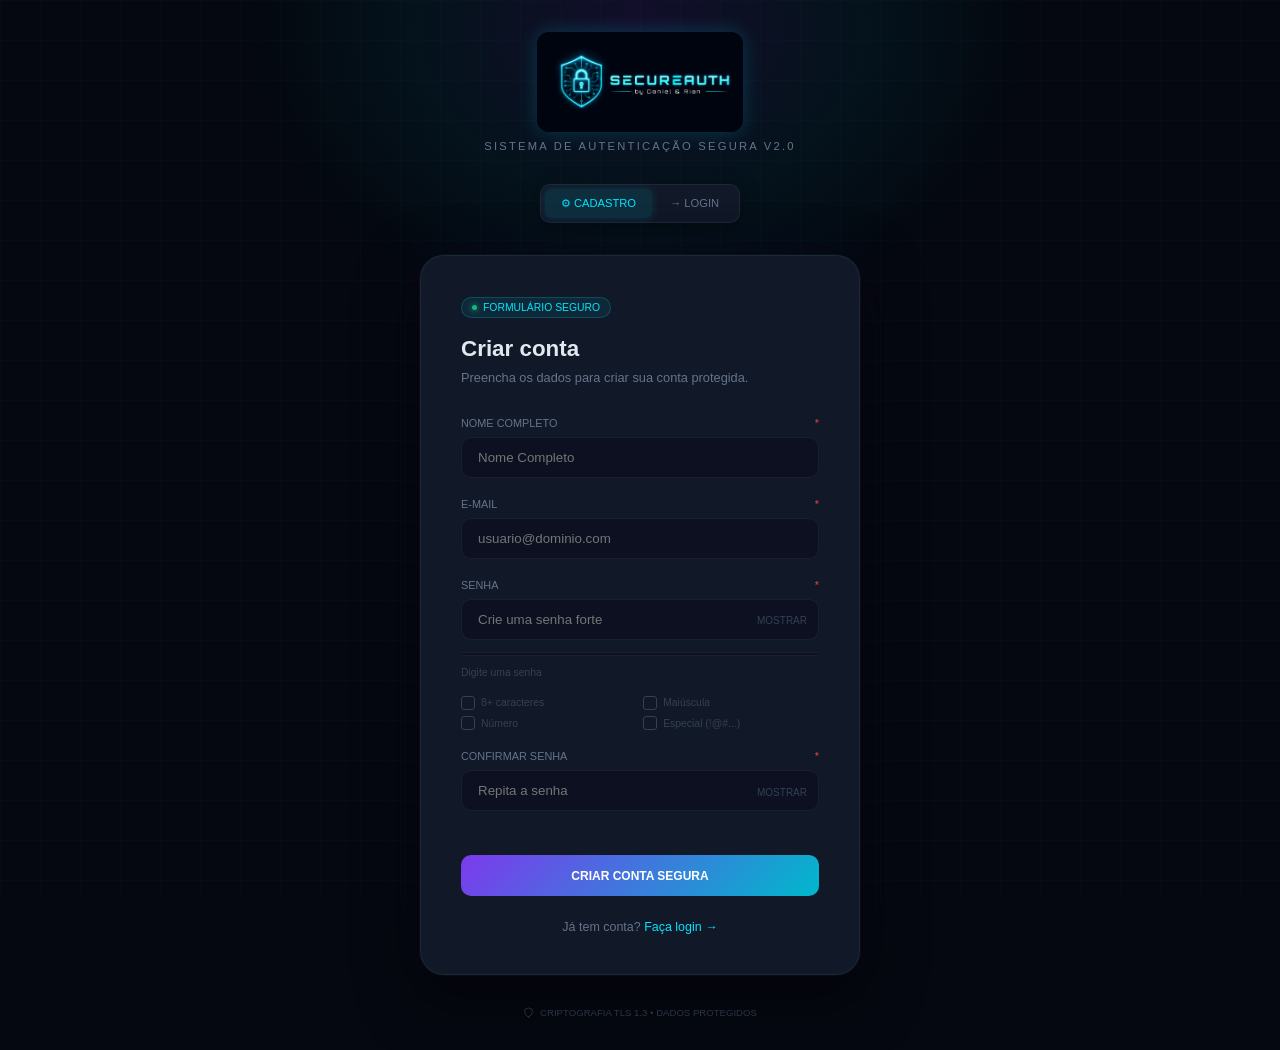
<file: index.html>
<!DOCTYPE html>
<html lang="pt-BR">

<head>
  <meta charset="UTF-8" />
  <meta name="viewport" content="width=device-width, initial-scale=1.0" />
  <title>SecureAuth — Sistema de Autenticação</title>

  <link rel="stylesheet" href="assets/css/1-base.css" />
  <link rel="stylesheet" href="assets/css/2-layout.css" />
  <link rel="stylesheet" href="assets/css/3-components.css" />
</head>
<body>

  <div class="app-wrapper">

    <header class="app-header">
      <div class="app-logo">
        <img src="assets/img/logo.png" alt="Logo SecureAuth"
          style="max-height: 100px; width: auto; object-fit: contain; border-radius: 12px; box-shadow: 0 0 20px rgba(0, 229, 255, 0.2);" />
      </div>
      <p class="logo-tagline">Sistema de Autenticação Segura v2.0</p>
    </header>

    <nav class="nav-tabs" role="tablist">
      <button class="nav-tab active" data-tab="cadastro" role="tab">&#x2699; CADASTRO</button>
      <button class="nav-tab" data-tab="login" role="tab">&#x2192; LOGIN</button>
    </nav>

    <div class="form-card" role="main">

      <div id="tela-cadastro" class="tela ativa">
        <div class="form-header">
          <div class="form-badge"><span class="badge-dot"></span> FORMULÁRIO SEGURO</div>
          <h1 class="form-title">Criar conta</h1>
          <p class="form-subtitle">Preencha os dados para criar sua conta protegida.</p>
        </div>

        <div id="cadastro-alert" class="alert"></div>

        <form id="form-cadastro" novalidate>
          <div class="field-group">
            <label class="field-label" for="cad-nome">NOME COMPLETO <span>*</span></label>
            <div class="field-wrapper">
              <input id="cad-nome" class="field-input" type="text" placeholder="Nome Completo" required />
            </div>
          </div>

          <div class="field-group">
            <label class="field-label" for="cad-email">E-MAIL <span>*</span></label>
            <div class="field-wrapper">
              <input id="cad-email" class="field-input" type="email" placeholder="usuario@dominio.com" required />
            </div>
          </div>

          <div class="field-group">
            <label class="field-label" for="cad-senha">SENHA <span>*</span></label>
            <div class="field-wrapper">
              <input id="cad-senha" class="field-input" type="password" placeholder="Crie uma senha forte" required />
              <button type="button" class="toggle-password">
                <span style="font-size:10px; color:var(--text-muted);">MOSTRAR</span>
              </button>
            </div>

            <div class="strength-meter" id="strength-container">
              <div class="strength-bar-track">
                <div class="strength-bar-fill" id="strength-bar"></div>
              </div>
              <span class="strength-label" id="strength-label">Digite uma senha</span>
            </div>

            <ul class="req-list">
              <li class="req-item" id="req-len"><span class="req-icon"><svg viewBox="0 0 12 12" stroke-width="2"
                    stroke-linecap="round" stroke-linejoin="round">
                    <polyline points="2,6 5,9 10,3" />
                  </svg></span> 8+ caracteres</li>
              <li class="req-item" id="req-upper"><span class="req-icon"><svg viewBox="0 0 12 12" stroke-width="2"
                    stroke-linecap="round" stroke-linejoin="round">
                    <polyline points="2,6 5,9 10,3" />
                  </svg></span> Maiúscula</li>
              <li class="req-item" id="req-number"><span class="req-icon"><svg viewBox="0 0 12 12" stroke-width="2"
                    stroke-linecap="round" stroke-linejoin="round">
                    <polyline points="2,6 5,9 10,3" />
                  </svg></span> Número</li>
              <li class="req-item" id="req-special"><span class="req-icon"><svg viewBox="0 0 12 12" stroke-width="2"
                    stroke-linecap="round" stroke-linejoin="round">
                    <polyline points="2,6 5,9 10,3" />
                  </svg></span> Especial (!@#...)</li>
            </ul>
          </div>

          <div class="field-group">
            <label class="field-label" for="cad-confirma">CONFIRMAR SENHA <span>*</span></label>
            <div class="field-wrapper">
              <input id="cad-confirma" class="field-input" type="password" placeholder="Repita a senha" required />
              <button type="button" class="toggle-password">
                <span style="font-size:10px; color:var(--text-muted);">MOSTRAR</span>
              </button>
            </div>
          </div>

          <button type="submit" class="btn-primary" id="btn-cadastrar">CRIAR CONTA SEGURA</button>
        </form>
        <p class="switch-link">Já tem conta? <a>Faça login &rarr;</a></p>
      </div>

      <div id="tela-login" class="tela">
        <div class="form-header">
          <div class="form-badge"><span class="badge-dot"></span> ACESSO PROTEGIDO</div>
          <h1 class="form-title">Entrar na conta</h1>
          <p class="form-subtitle">Digite suas credenciais para acessar o sistema.</p>
        </div>

        <div id="login-alert" class="alert"></div>

        <form id="form-login" novalidate>
          <div class="field-group">
            <label class="field-label" for="login-email">E-MAIL</label>
            <div class="field-wrapper">
              <input id="login-email" class="field-input" type="email" placeholder="usuario@dominio.com" required />
            </div>
          </div>

          <div class="field-group">
            <label class="field-label" for="login-senha">SENHA</label>
            <div class="field-wrapper">
              <input id="login-senha" class="field-input" type="password" placeholder="Sua senha" required />
              <button type="button" class="toggle-password">
                <span style="font-size:10px; color:var(--text-muted);">MOSTRAR</span>
              </button>
            </div>
          </div>

          <div class="attempts-indicator" id="attempts-indicator" style="display:none;">
            <span class="attempt-dot" id="dot-1"></span>
            <span class="attempt-dot" id="dot-2"></span>
            <span class="attempt-dot" id="dot-3"></span>
            <span class="attempts-label" id="attempts-label">3 tentativas restantes</span>
          </div>

          <button type="submit" class="btn-primary" id="btn-login">ACESSAR SISTEMA</button>
        </form>

        <div class="lockout-container" id="lockout-container">
          <p class="lockout-label">&#9888; ACESSO TEMPORARIAMENTE BLOQUEADO</p>
          <div class="lockout-timer" id="lockout-timer">30</div>
          <p style="font-family:var(--font-mono);font-size:0.6rem;color:var(--text-secondary);margin-top:0.5rem;">
            Aguarde para tentar novamente</p>
        </div>
        <p class="switch-link">Não tem conta? <a>Criar conta &rarr;</a></p>
      </div>

      <div id="tela-2fa" class="tela">
        <div id="estado-pin">
          <div class="form-header">
            <div class="form-badge"><span class="badge-dot"></span> 2 Fatores</div>
            <h1 class="form-title">Confirmar identidade</h1>
            <p class="form-subtitle">Digite o código de 4 dígitos enviado.</p>
          </div>

          <div id="alerta-2fa" class="alert"></div>

          <div class="pin-container" id="pin-container">
            <input class="pin-input" id="pin-0" type="tel" maxlength="1" />
            <input class="pin-input" id="pin-1" type="tel" maxlength="1" />
            <input class="pin-input" id="pin-2" type="tel" maxlength="1" />
            <input class="pin-input" id="pin-3" type="tel" maxlength="1" />
          </div>

          <button class="btn-primary" id="btn-verificar">VERIFICAR CÓDIGO</button>
        </div>
      </div>

    </div>

    <div class="security-footer">
      <svg viewBox="0 0 24 24" fill="none" stroke-width="2" stroke-linecap="round" stroke-linejoin="round">
        <path d="M12 22s8-4 8-10V5l-8-3-8 3v7c0 6 8 10 8 10z" />
      </svg>
      CRIPTOGRAFIA TLS 1.3 &bull; DADOS PROTEGIDOS
    </div>
  </div>

  <script type="module" src="assets/js/app.js"></script>
</body>

</html>
</file>
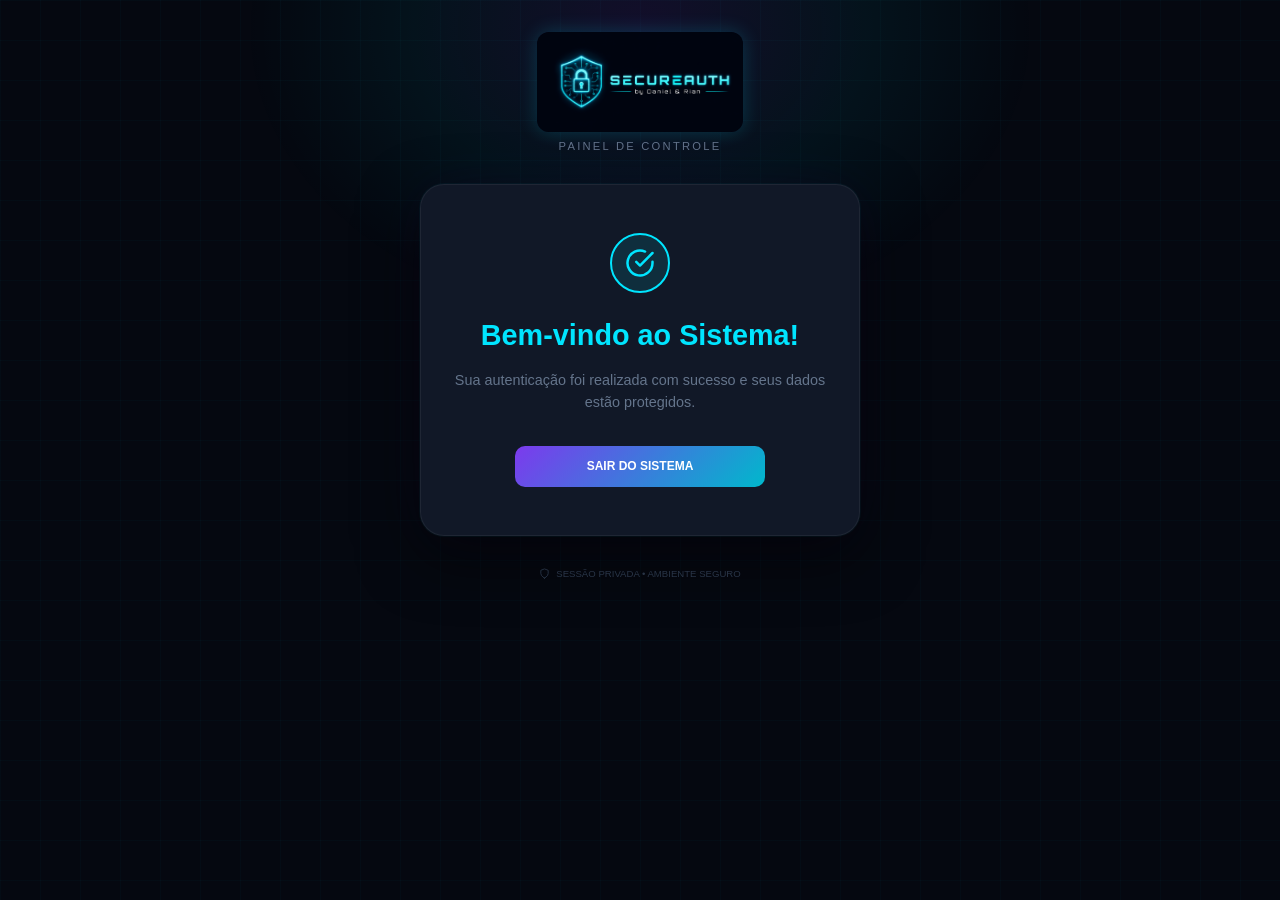
<file: dashboard.html>
<!DOCTYPE html>
<html lang="pt-BR">
<head>
  <meta charset="UTF-8" />
  <meta name="viewport" content="width=device-width, initial-scale=1.0" />
  <title>Dashboard — SecureAuth</title>
  
  <link rel="stylesheet" href="assets/css/1-base.css" />
  <link rel="stylesheet" href="assets/css/2-layout.css" />
  <link rel="stylesheet" href="assets/css/3-components.css" />
</head>
<body>

  <div class="app-wrapper">

    <header class="app-header">
      <div class="app-logo">
        <img src="assets/img/logo.png" alt="Logo SecureAuth"
          style="max-height: 100px; width: auto; object-fit: contain; border-radius: 12px; box-shadow: 0 0 20px rgba(0, 229, 255, 0.2);" />
      </div>
      <p class="logo-tagline">Painel de Controle</p>
    </header>

    <div class="form-card" role="main" style="text-align: center; padding: 3rem 2rem;">
      
      <div class="success-icon" style="margin: 0 auto 1.5rem; width: 60px; height: 60px; border-color: var(--cyan); background: rgba(0,229,255,0.1);">
        <svg viewBox="0 0 24 24" fill="none" stroke-width="2" stroke-linecap="round" stroke-linejoin="round" style="width: 30px; height: 30px; stroke: var(--cyan);">
          <path d="M22 11.08V12a10 10 0 1 1-5.93-9.14"></path>
          <polyline points="22 4 12 14.01 9 11.01"></polyline>
        </svg>
      </div>

      <h1 class="form-title" style="color: var(--cyan); font-size: 1.8rem; margin-bottom: 1rem;">Bem-vindo ao Sistema!</h1>
      <p class="form-subtitle" style="font-size: 0.9rem; line-height: 1.5;">Sua autenticação foi realizada com sucesso e seus dados estão protegidos.</p>
      <a href="index.html" class="btn-primary" style="display: inline-block; margin-top: 2rem; text-decoration: none; max-width: 250px; text-align: center;">SAIR DO SISTEMA</a>
      
      </div>

    <div class="security-footer">
      <svg viewBox="0 0 24 24" fill="none" stroke-width="2" stroke-linecap="round" stroke-linejoin="round">
        <path d="M12 22s8-4 8-10V5l-8-3-8 3v7c0 6 8 10 8 10z" />
      </svg>
      SESSÃO PRIVADA &bull; AMBIENTE SEGURO
    </div>

  </div>

</body>
</html>
</file>
<file: assets/css/1-base.css>
/* cores, fontes e css geral */
:root {
  --bg-void:        #050810;
  --bg-deep:        #090d1a;
  --bg-surface:     #0e1428;
  --bg-card:        #111827;
  --bg-input:       #0c1020;

  --cyan:           #00e5ff;
  --cyan-dim:       #00b8cc;
  --cyan-glow:      rgba(0, 229, 255, 0.15);
  --violet:         #7c3aed;
  --violet-dim:     #6d28d9;
  --violet-glow:    rgba(124, 58, 237, 0.2);
  --green-ok:       #10b981;
  --green-glow:     rgba(16, 185, 129, 0.2);
  --red-err:        #ef4444;
  --red-glow:       rgba(239, 68, 68, 0.2);
  --amber:          #f59e0b;

  --text-primary:   #e2e8f0;
  --text-secondary: #64748b;
  --text-muted:     #334155;

  --border-dark:    rgba(255, 255, 255, 0.06);
  --border-mid:     rgba(0, 229, 255, 0.2);

  --radius-sm:      6px;
  --radius-md:      10px;
  --radius-lg:      16px;
  --radius-xl:      24px;

  --font-display:   Arial, Helvetica, sans-serif;
  --font-mono:      Arial, Helvetica, sans-serif;
  --font-body:      Arial, Helvetica, sans-serif;

  --transition:     all 0.2s cubic-bezier(0.4, 0, 0.2, 1);
}

*, *::before, *::after {
  box-sizing: border-box;
  margin: 0;
  padding: 0;
}

html, body {
  min-height: 100vh;
  background: var(--bg-void);
  font-family: var(--font-body);
  color: var(--text-primary);
  overflow-x: hidden;
}

/* fundo com grade tec */
body::before {
  content: '';
  position: fixed;
  inset: 0;
  background-image:
    linear-gradient(rgba(0, 229, 255, 0.025) 1px, transparent 1px),
    linear-gradient(90deg, rgba(0, 229, 255, 0.025) 1px, transparent 1px);
  background-size: 40px 40px;
  pointer-events: none;
  z-index: 0;
}

/* Efeito de shiny central */
body::after {
  content: '';
  position: fixed;
  top: -30%;
  left: 50%;
  transform: translateX(-50%);
  width: 800px;
  height: 600px;
  background: radial-gradient(ellipse at center,
    rgba(124, 58, 237, 0.12) 0%,
    rgba(0, 229, 255, 0.05) 40%,
    transparent 70%
  );
  pointer-events: none;
  z-index: 0;
}

/* responsividade geral */
@media (max-width: 480px) {
  body {
    font-size: 14px;
  }
}
</file>
<file: assets/css/2-layout.css>
/*est. e cont. geral*/
.app-wrapper {
  position: relative;
  z-index: 1;
  min-height: 100vh;
  display: flex;
  flex-direction: column;
  align-items: center;
  padding: 2rem 1rem;
}

/*logo*/
.app-header {
  text-align: center;
  margin-bottom: 2rem;
}

.app-logo {
  display: inline-flex;
  align-items: center;
  gap: 0.75rem;
  margin-bottom: 0.5rem;
}

.logo-icon {
  width: 40px;
  height: 40px;
  border: 2px solid var(--cyan);
  border-radius: var(--radius-sm);
  display: flex;
  align-items: center;
  justify-content: center;
  box-shadow: 0 0 16px var(--cyan-glow), inset 0 0 8px rgba(0,229,255,0.1);
}

.logo-icon svg { width: 20px; height: 20px; stroke: var(--cyan); }

.logo-text {
  font-family: var(--font-display);
  font-size: 1.25rem;
  font-weight: 700;
  letter-spacing: 0.15em;
  color: var(--cyan);
  text-shadow: 0 0 20px rgba(0, 229, 255, 0.4);
}

.logo-tagline {
  font-family: var(--font-mono);
  font-size: 0.7rem;
  color: var(--text-secondary);
  letter-spacing: 0.2em;
  text-transform: uppercase;
}

/* abas de nav */
.nav-tabs {
  display: flex;
  gap: 2px;
  background: var(--bg-card);
  border: 1px solid var(--border-dark);
  border-radius: var(--radius-md);
  padding: 4px;
  margin-bottom: 2rem;
  box-shadow: 0 4px 20px rgba(0,0,0,0.4);
}

.nav-tab {
  font-family: var(--font-mono);
  font-size: 0.7rem;
  font-weight: 500;
  color: var(--text-secondary);
  background: transparent;
  border: none;
  border-radius: var(--radius-sm);
  padding: 0.5rem 1rem;
  cursor: pointer;
  transition: var(--transition);
}

.nav-tab:hover { color: var(--text-primary); background: rgba(255,255,255,0.05); }
.nav-tab.active { background: rgba(0, 229, 255, 0.1); color: var(--cyan); box-shadow: 0 0 10px rgba(0,229,255,0.15); }

/* card do form */
.form-card {
  background: var(--bg-card);
  border: 1px solid var(--border-dark);
  border-radius: var(--radius-xl);
  padding: 2.5rem;
  width: 100%;
  max-width: 440px;
  box-shadow: 0 0 0 1px rgba(0, 229, 255, 0.04), 0 20px 60px rgba(0, 0, 0, 0.6), 0 0 60px rgba(124, 58, 237, 0.06);
  position: relative;
  animation: cardIn 0.5s cubic-bezier(0.34, 1.56, 0.64, 1);
}

@keyframes cardIn {
  from { opacity: 0; transform: translateY(20px) scale(0.97); }
  to { opacity: 1; transform: translateY(0) scale(1); }
}

.tela { display: none; }
.tela.ativa { display: block; }

/* rodape */
.security-footer {
  display: flex;
  align-items: center;
  justify-content: center;
  gap: 6px;
  margin-top: 2rem;
  font-family: var(--font-mono);
  font-size: 0.6rem;
  color: var(--text-muted);
}
.security-footer svg { width: 11px; height: 11px; stroke: var(--text-muted); }

/* layout */
@media (max-width: 480px) {
  .form-card { padding: 1.75rem 1.25rem; border-radius: var(--radius-lg); }
  .nav-tabs { flex-wrap: wrap; gap: 4px; }
  .nav-tab { font-size: 0.62rem; padding: 0.45rem 0.75rem; }
}
</file>
<file: assets/css/3-components.css>
/*cabeçalhos do Form */
.form-header { margin-bottom: 2rem; }
.form-badge {
  display: inline-flex; align-items: center; gap: 6px;
  font-family: var(--font-mono); font-size: 0.65rem; color: var(--cyan);
  background: rgba(0,229,255,0.08); border: 1px solid rgba(0,229,255,0.2);
  border-radius: 20px; padding: 4px 10px; margin-bottom: 1rem;
}
.badge-dot {
  width: 5px; height: 5px; background: var(--green-ok); border-radius: 50%;
  box-shadow: 0 0 6px var(--green-ok); animation: pulse 2s ease-in-out infinite;
}
@keyframes pulse { 0%, 100% { opacity: 1; } 50% { opacity: 0.3; } }
.form-title { font-family: var(--font-display); font-size: 1.4rem; font-weight: 700; line-height: 1.3; }
.form-subtitle { font-size: 0.8rem; color: var(--text-secondary); margin-top: 0.4rem; }

.field-group { margin-bottom: 1.25rem; }
.field-label {
  display: flex; justify-content: space-between; font-family: var(--font-mono);
  font-size: 0.68rem; color: var(--text-secondary); margin-bottom: 0.5rem;
}
.field-label span { color: var(--red-err); }
.field-wrapper { position: relative; }
.field-input {
  width: 100%; background: var(--bg-input); border: 1px solid var(--border-dark);
  border-radius: var(--radius-md); padding: 0.75rem 1rem; color: var(--text-primary);
  font-family: var(--font-mono); outline: none; transition: var(--transition);
}
.field-input:focus { border-color: var(--cyan-dim); box-shadow: 0 0 0 3px var(--cyan-glow); }
.field-input.error { border-color: var(--red-err); box-shadow: 0 0 0 3px var(--red-glow); }
.field-input.success { border-color: var(--green-ok); box-shadow: 0 0 0 3px var(--green-glow); }

/* m/o senhas */
.toggle-password {
  position: absolute; right: 12px; top: 50%; transform: translateY(-50%);
  background: none; border: none; cursor: pointer; color: var(--text-muted);
}
.toggle-password svg { width: 16px; height: 16px; }

/* medidor de força e checklist */
.strength-meter { margin-top: 0.75rem; }
.strength-bar-track {
  height: 4px; background: var(--bg-input); border-radius: 2px;
  overflow: hidden; margin-bottom: 0.4rem; border: 1px solid var(--border-dark);
}
.strength-bar-fill { height: 100%; width: 0%; border-radius: 2px; transition: width 0.4s, background 0.3s; }
.strength-label { font-family: var(--font-mono); font-size: 0.65rem; color: var(--text-muted); }

.req-list { list-style: none; margin-top: 1rem; display: grid; grid-template-columns: 1fr 1fr; gap: 0.4rem; }
.req-item { display: flex; align-items: center; gap: 6px; font-family: var(--font-mono); font-size: 0.65rem; color: var(--text-muted); }
.req-icon { width: 14px; height: 14px; border: 1px solid var(--text-muted); border-radius: 3px; display: flex; align-items: center; justify-content: center; }
.req-icon svg { width: 9px; height: 9px; stroke: transparent; fill: none; }
.req-item.ok { color: var(--green-ok); }
.req-item.ok .req-icon { background: var(--green-ok); border-color: var(--green-ok); box-shadow: 0 0 6px rgba(16,185,129,0.4); }
.req-item.ok .req-icon svg { stroke: #000; }

/* botão principal */
.btn-primary {
  width: 100%; padding: 0.85rem 1.5rem; background: linear-gradient(135deg, var(--violet) 0%, var(--cyan-dim) 100%);
  border: none; border-radius: var(--radius-md); font-family: var(--font-display); font-size: 0.75rem;
  font-weight: 600; color: #fff; cursor: pointer; transition: var(--transition); margin-top: 1.5rem; position: relative;
}
.btn-primary:hover { transform: translateY(-1px); box-shadow: 0 8px 25px rgba(124,58,237,0.4), 0 0 30px rgba(0,229,255,0.2); }
.btn-primary:disabled { opacity: 0.5; cursor: not-allowed; transform: none; box-shadow: none; }

/* alertas */
.alert {
  border-radius: var(--radius-md); padding: 0.75rem 1rem; font-family: var(--font-mono);
  font-size: 0.72rem; margin-bottom: 1.25rem; display: none; align-items: flex-start; gap: 8px; border: 1px solid;
}
.alert.visivel { display: flex; }
.alert-error { background: rgba(239, 68, 68, 0.08); border-color: rgba(239, 68, 68, 0.3); color: #fca5a5; }
.alert-success { background: rgba(16, 185, 129, 0.08); border-color: rgba(16, 185, 129, 0.3); color: #6ee7b7; }
.alert svg { width: 14px; height: 14px; flex-shrink: 0; }

/*links */
.switch-link { text-align: center; margin-top: 1.5rem; font-size: 0.78rem; color: var(--text-secondary); }
.switch-link a { color: var(--cyan); cursor: pointer; font-family: var(--font-mono); transition: var(--transition); }
.switch-link a:hover { color: #fff; text-shadow: 0 0 10px var(--cyan-glow); }

.divider { display: flex; align-items: center; gap: 1rem; margin: 1.5rem 0; }
.divider-line { flex: 1; height: 1px; background: var(--border-dark); }
.divider-text { font-family: var(--font-mono); font-size: 0.6rem; color: var(--text-muted); }

/*BForce lockout */
.lockout-container {
  display: none; text-align: center; padding: 1rem; background: rgba(239, 68, 68, 0.06);
  border: 1px solid rgba(239, 68, 68, 0.2); border-radius: var(--radius-md); margin-top: 1rem;
}
.lockout-container.visivel { display: block; }
.lockout-timer { font-family: var(--font-display); font-size: 2rem; color: var(--red-err); font-weight: bold; }
.attempts-indicator { display: flex; align-items: center; gap: 4px; margin-top: 0.5rem; }
.attempt-dot { width: 8px; height: 8px; border-radius: 2px; background: var(--red-err); transition: var(--transition); }
.attempt-dot.used { background: var(--text-muted); }
.attempts-label { font-family: var(--font-mono); font-size: 0.62rem; color: var(--text-muted); }

/*PIN 2FA */
.pin-container { display: flex; gap: 12px; justify-content: center; margin: 2rem 0; }
.pin-input {
  width: 64px; height: 72px; background: var(--bg-input); border: 2px solid var(--border-dark);
  border-radius: var(--radius-md); font-family: var(--font-display); font-size: 1.6rem; color: var(--cyan);
  text-align: center; outline: none; transition: var(--transition); caret-color: transparent;
}
.pin-input:focus { border-color: var(--cyan); box-shadow: 0 0 0 3px var(--cyan-glow); }
.pin-input.filled { border-color: var(--violet); }
.pin-input.error-shake { animation: shake 0.4s; border-color: var(--red-err); }
@keyframes shake { 10%, 90% { transform: translateX(-2px); } 20%, 80% { transform: translateX(4px); } 30%, 50%, 70% { transform: translateX(-6px); } 40%, 60% { transform: translateX(6px); } }

/*acesso do 2FA */
.success-screen { text-align: center; padding: 1.5rem 0; }
.success-icon {
  width: 72px; height: 72px; border-radius: 50%; background: rgba(16,185,129,0.1);
  border: 2px solid var(--green-ok); display: flex; align-items: center; justify-content: center; margin: 0 auto 1.5rem;
}
.success-icon svg { width: 32px; height: 32px; stroke: var(--green-ok); }
.success-title { font-family: var(--font-display); font-size: 1.1rem; color: var(--green-ok); }

@media (max-width: 480px) {
  .pin-input { width: 52px; height: 60px; font-size: 1.3rem; }
  .req-list { grid-template-columns: 1fr; }
}
</file>
